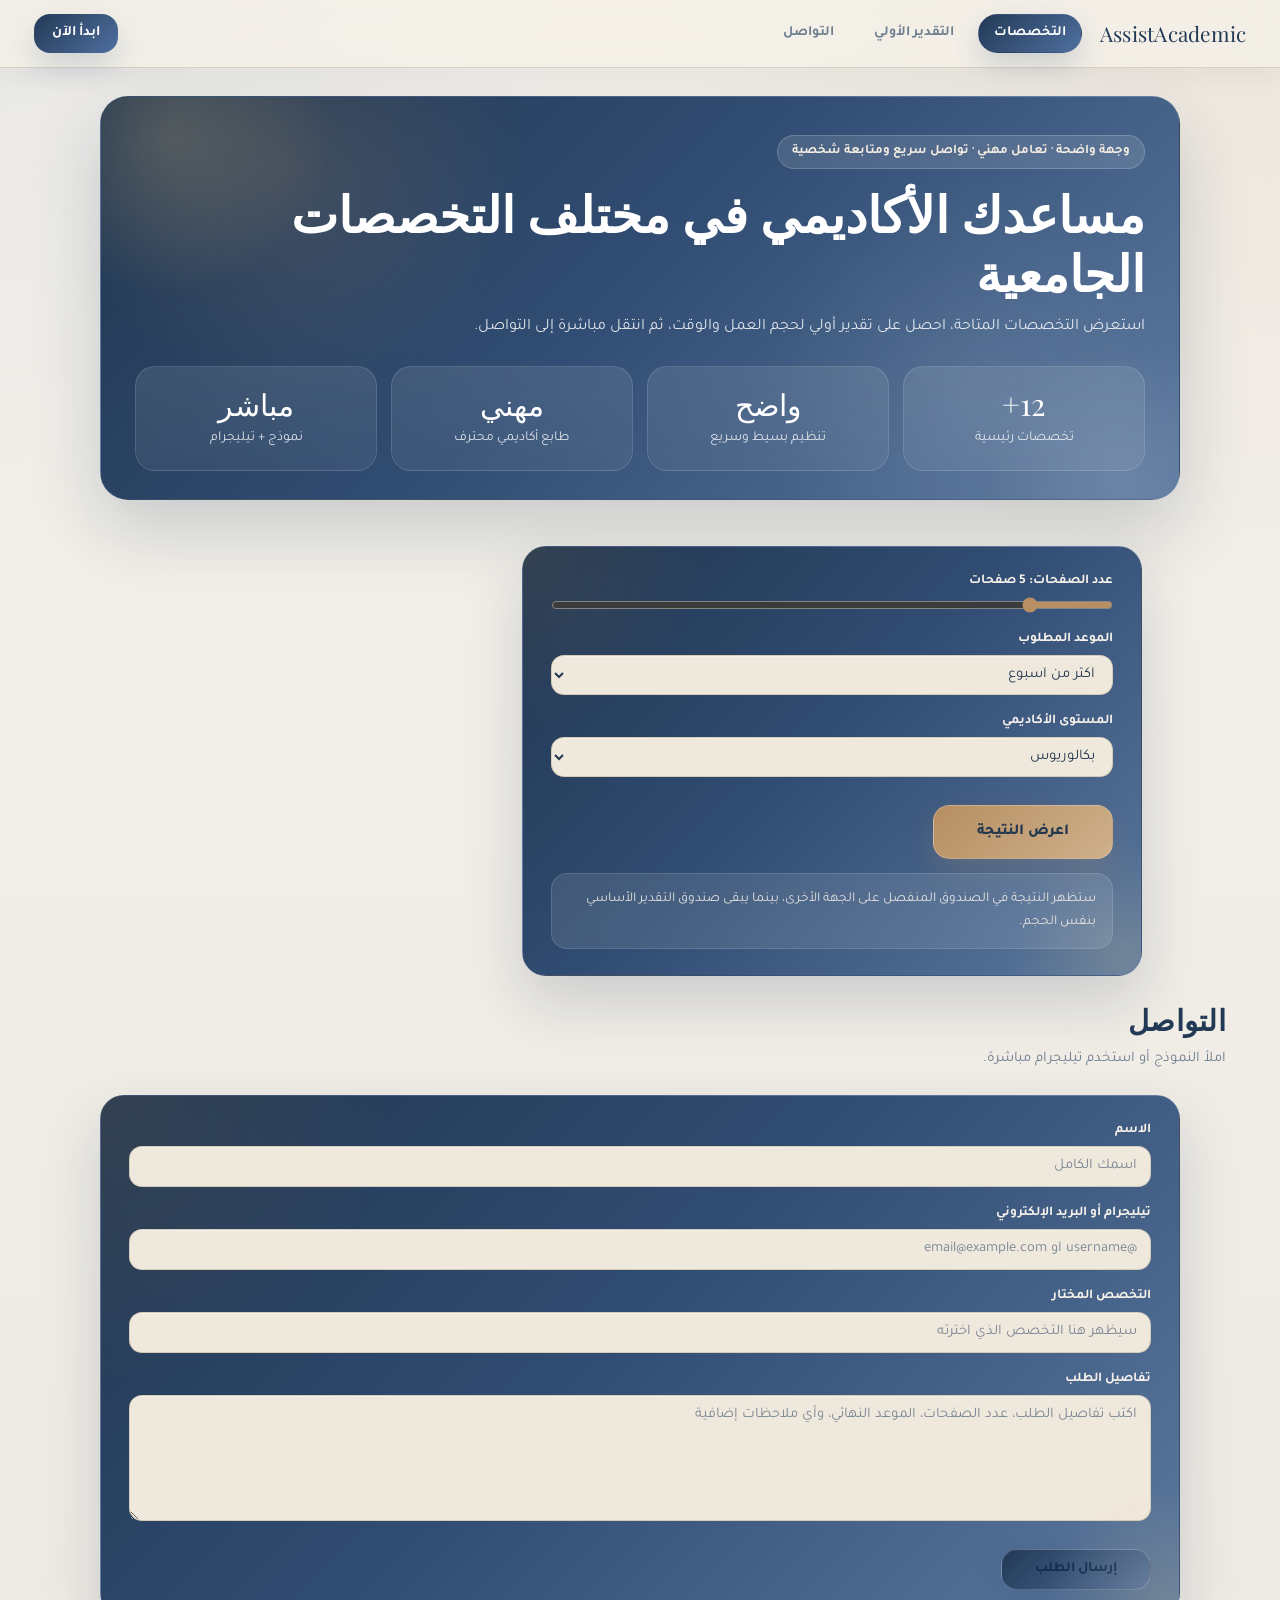
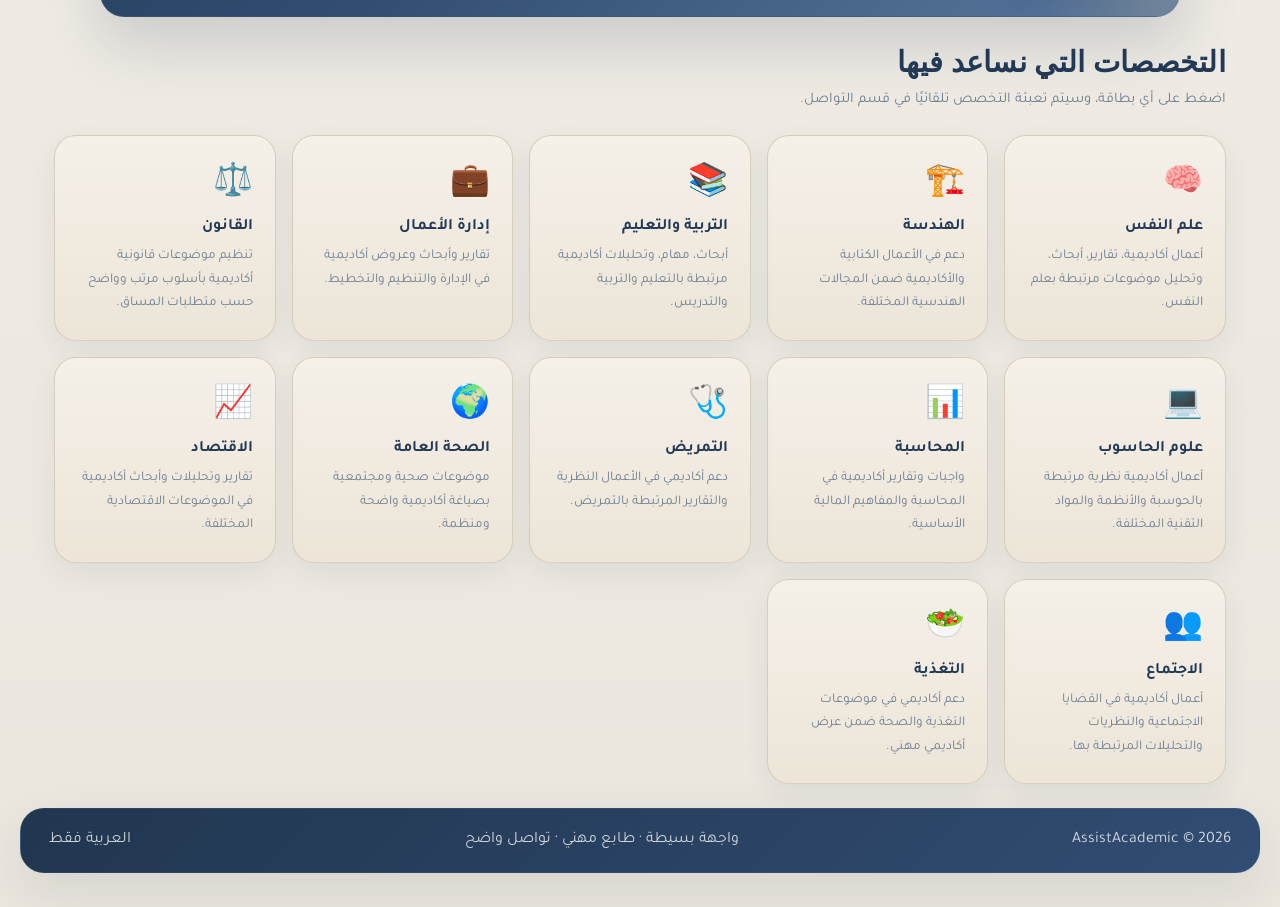
<file: index.html>
<!DOCTYPE html>
<html>
<head>
  <meta charset="UTF-8" />
  <meta http-equiv="refresh" content="0; url=ar/index.html" />
  <title>AssistAcademic</title>
</head>
<body>
  <script>window.location.href = 'ar/index.html';</script>
</body>
</html>
</file>
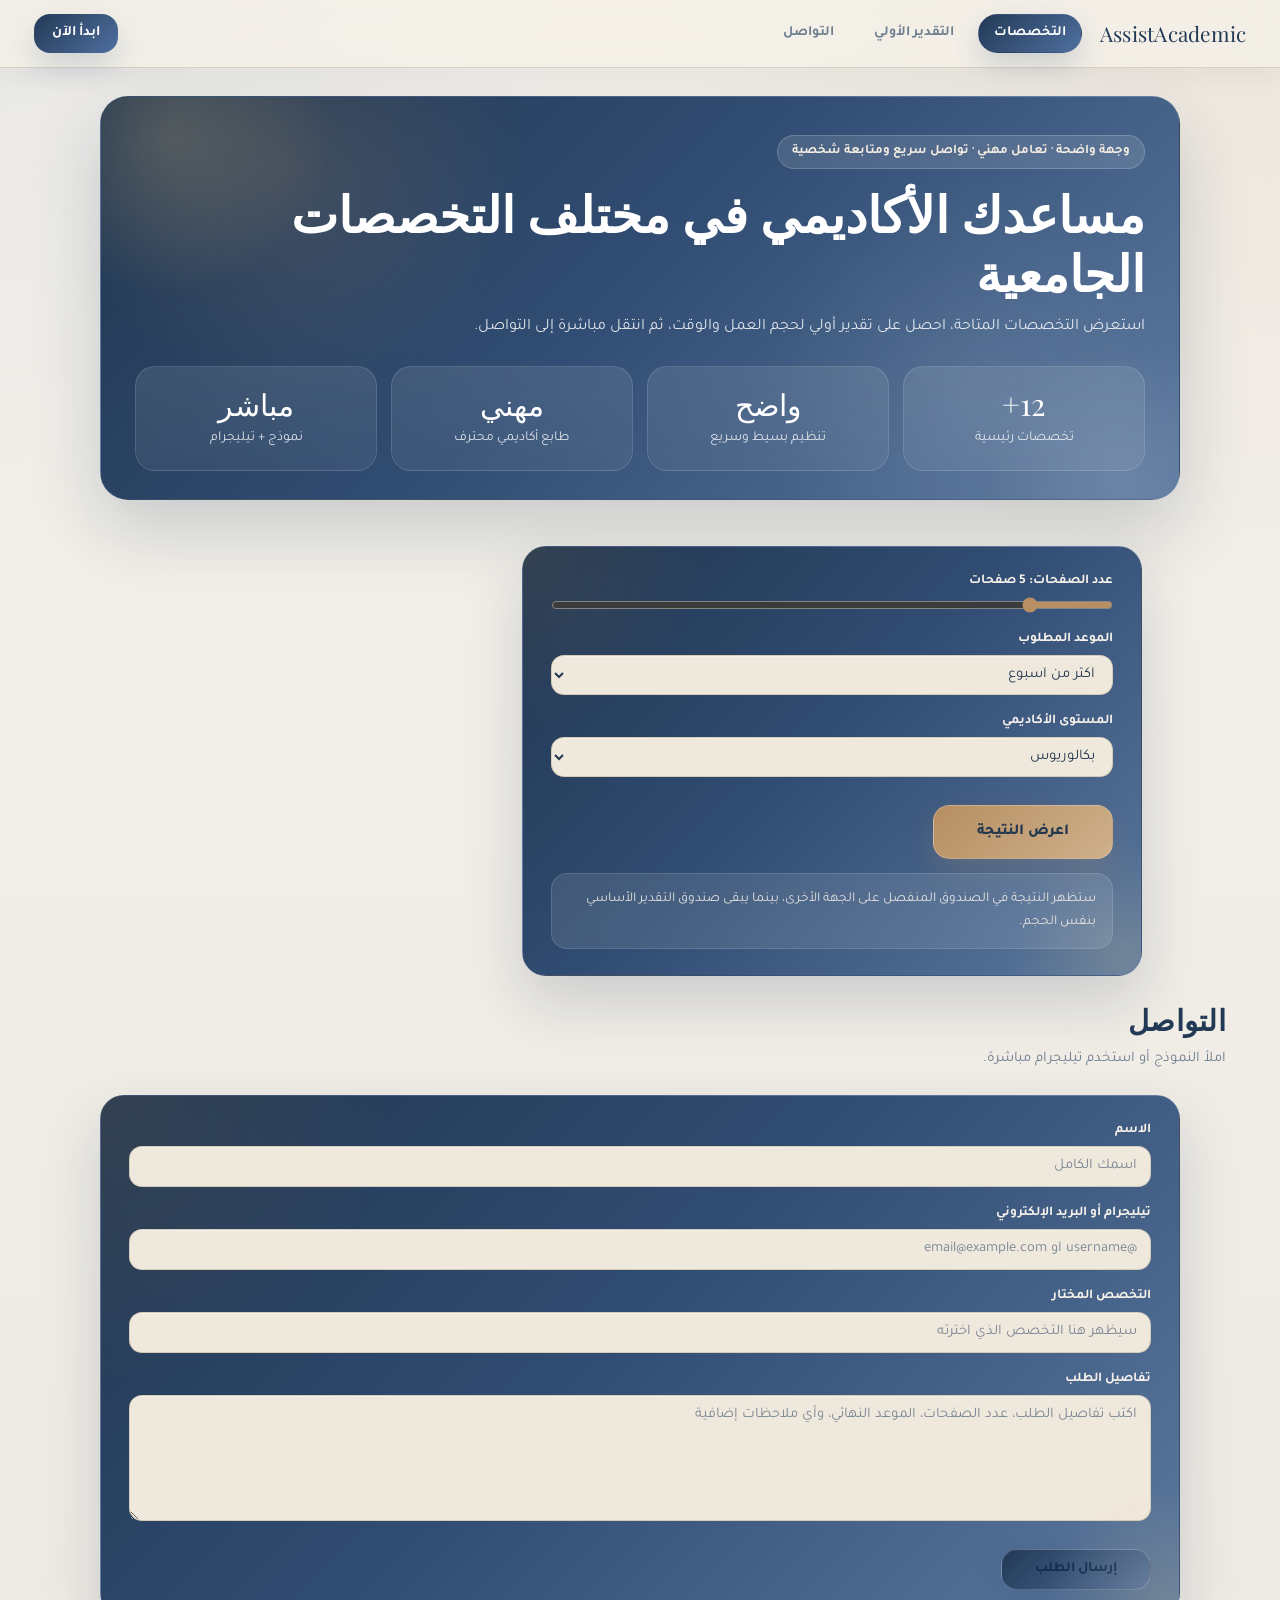
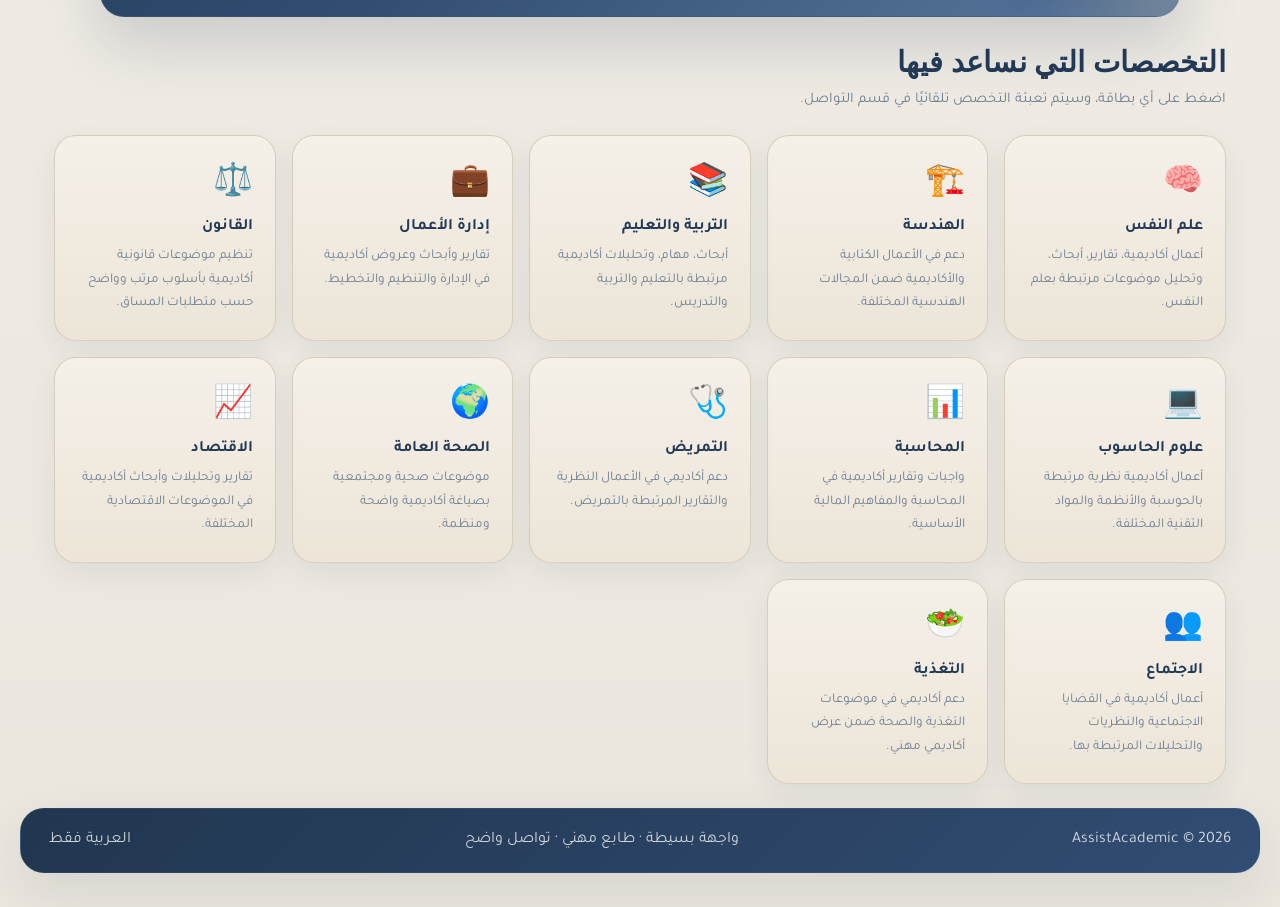
<file: ar/index.html>
<!DOCTYPE html>
<html lang="ar" dir="rtl">
<head>
  <meta charset="UTF-8" />
  <meta name="viewport" content="width=device-width, initial-scale=1.0" />
  <title>AssistAcademic</title>
  <meta
    name="description"
    content="مساعدة أكاديمية احترافية في مختلف التخصصات الجامعية، مع تقدير أولي لحجم العمل والوقت وتواصل مباشر عبر النموذج أو تيليجرام."
  />
  <link rel="stylesheet" href="../assets/style.css" />
  <style>
    /* Main header + stats in one box before estimator */
    .header-main-box-section{
      padding-top: 28px;
    }

    .header-main-box{
      max-width: 1080px;
      margin: 0 auto 22px;
      border-radius: 28px;
      padding: 38px 34px 28px;
      background:
        radial-gradient(circle at 15% 15%, rgba(243,210,138,.18), transparent 26%),
        radial-gradient(circle at 85% 80%, rgba(96,165,250,.14), transparent 24%),
        linear-gradient(135deg,#081426 0%, #102b4d 42%, #1d4ed8 100%);
      box-shadow: 0 28px 70px rgba(15,32,66,.22);
      border: 1px solid rgba(255,255,255,.07);
      color: #fff;
      overflow: hidden;
      position: relative;
    }

    .header-main-box::before{
      content: "";
      position: absolute;
      width: 320px;
      height: 320px;
      top: -120px;
      left: -90px;
      border-radius: 50%;
      background: radial-gradient(circle, rgba(243,210,138,.18), transparent 70%);
      pointer-events: none;
    }

    .header-main-box::after{
      content: "";
      position: absolute;
      width: 280px;
      height: 280px;
      bottom: -120px;
      right: -80px;
      border-radius: 50%;
      background: radial-gradient(circle, rgba(255,255,255,.10), transparent 70%);
      pointer-events: none;
    }

    .header-main-badge{
      display: inline-block;
      margin-bottom: 14px;
      padding: 8px 14px;
      border-radius: 999px;
      background: rgba(243,210,138,.14);
      border: 1px solid rgba(243,210,138,.34);
      color: #f8dfaa;
      font-size: .82rem;
      font-weight: 700;
    }

    .header-main-box h1{
      font-family: 'Playfair Display', serif;
      font-size: clamp(2rem, 4vw, 3.1rem);
      line-height: 1.18;
      margin-bottom: 12px;
      color: #fff;
    }

    .header-main-box p{
      max-width: 760px;
      line-height: 1.9;
      margin-bottom: 24px;
      color: rgba(255,255,255,.84);
      font-size: 1rem;
    }

    .header-stats-grid{
      display: grid;
      grid-template-columns: repeat(4, 1fr);
      gap: 14px;
    }

    .header-stat{
      background: rgba(255,255,255,.10);
      border: 1px solid rgba(255,255,255,.12);
      border-radius: 20px;
      padding: 20px 16px;
      text-align: center;
      backdrop-filter: blur(10px);
      box-shadow: inset 0 1px 0 rgba(255,255,255,.05);
    }

    .header-stat .val{
      font-family: 'Playfair Display', serif;
      font-size: 1.9rem;
      line-height: 1.1;
      color: #fff;
      margin-bottom: 6px;
    }

    .header-stat .label{
      font-size: .86rem;
      line-height: 1.7;
      color: rgba(255,255,255,.80);
    }

    /* Estimator section below main header */
    .estimator-top-section{
      padding-top: 0;
    }

    .estimate-layout{
      max-width: 1080px;
      margin: 0 auto;
      display: grid;
      grid-template-columns: minmax(280px, 360px) minmax(0, 620px);
      justify-content: center;
      gap: 24px;
      align-items: start;
      direction: ltr;
    }

    .estimate-layout > *{
      direction: rtl;
    }

    .estimate-result-wrap{
      min-height: 1px;
    }

    .estimate-result-wrap.hidden{
      visibility: hidden;
      pointer-events: none;
    }

    .estimate-result-card{
      display: block;
      width: 100%;
      max-width: 360px;
      margin: 0;
      position: sticky;
      top: 96px;
      border-radius: 22px;
      padding: 24px;
      box-shadow: 0 18px 40px rgba(10,37,64,.12);
    }

    .estimate-result-card h3{
      margin-bottom: 10px;
    }

    .estimate-result-card p{
      margin-bottom: 10px;
      line-height: 1.85;
    }

    .estimate-form-box{
      width: 100%;
      max-width: 620px;
      margin: 0;
    }

    .calc-trigger-row{
      display: flex;
      gap: 14px;
      flex-wrap: wrap;
      margin-top: 18px;
    }

    .calc-box{
      display: inline-flex;
      align-items: center;
      justify-content: center;
      min-width: 190px;
      min-height: 52px;
      padding: 12px 18px;
      border-radius: 16px;
      font-weight: 800;
      font-size: .96rem;
      cursor: pointer;
      transition: .2s ease;
      user-select: none;
      border: none;
      font-family: inherit;
    }

    .calc-box:hover{
      transform: translateY(-1px);
    }

    .result-hint-box{
      display: block;
      margin-top: 14px;
      padding: 14px 16px;
      border-radius: 16px;
      font-size: .85rem;
      line-height: 1.7;
    }

    @media (max-width: 980px){
      .header-main-box-section{
        padding-top: 18px;
      }

      .header-main-box{
        padding: 28px 20px 22px;
      }

      .header-stats-grid{
        grid-template-columns: repeat(2, 1fr);
      }

      .estimate-layout{
        grid-template-columns: 1fr;
        max-width: none;
        direction: rtl;
      }

      .estimate-result-wrap.hidden{
        display: none;
      }

      .estimate-result-card,
      .estimate-form-box{
        max-width: none;
        position: static;
      }
    }

    @media (max-width: 640px){
      .header-stats-grid{
        grid-template-columns: 1fr;
      }
    }
  </style>
</head>
<body>

<div class="app-shell">
  <aside class="sidebar">
    <div class="sidebar-logo">
      <div class="logo-text">AssistAcademic</div>
    </div>

    <div class="sidebar-section">
      <h3>لماذا نحن؟</h3>
      <div class="review-card">
        <div class="reviewer">وجهة واضحة</div>
        <p>نهتم لأن يكون التواصل مباشر ومتابعة خاصّة لكل طالب حتى تسليم الوظيفة</p>
      </div>
      <div class="review-card">
        <div class="reviewer">تعامل مهني</div>
        <p>تجربة سابقة في جميع المواضيع المذكورة ونتائج مرضية.</p>
      </div>
      <div class="review-card">
        <div class="reviewer">تواصل مباشر</div>
        <p>يمكنك الانتقال من اختيار التخصص إلى التواصل خلال ثوانٍ عبر النموذج أو تيليجرام.</p>
      </div>
    </div>

    <div class="sidebar-section">
      <h3>تخصصات شائعة</h3>
      <div>
        <span class="field-pill">علم النفس</span>
        <span class="field-pill">الهندسة</span>
        <span class="field-pill">التربية والتعليم</span>
        <span class="field-pill">إدارة الأعمال</span>
        <span class="field-pill">القانون</span>
        <span class="field-pill">علوم الحاسوب</span>
        <span class="field-pill">المحاسبة</span>
        <span class="field-pill">التمريض</span>
        <span class="field-pill">الصحة العامة</span>
        <span class="field-pill">الاقتصاد</span>
        <span class="field-pill">الاجتماع</span>
        <span class="field-pill">التغذية</span>
      </div>
    </div>
  </aside>

  <div class="main">
    <header class="topbar">
      <div class="topbar-left">
        <a href="#" class="topbar-brand" aria-label="AssistAcademic">
          <span class="logo-text">AssistAcademic</span>
        </a>

        <nav class="nav-tabs">
          <a href="#subjects" class="nav-tab active">التخصصات</a>
          <a href="#estimator" class="nav-tab">التقدير الأولي</a>
          <a href="#contact" class="nav-tab">التواصل</a>
        </nav>
      </div>

      <div class="topbar-right">
<div class="topbar-actions">
          <a href="#contact" class="btn btn-primary">ابدأ الآن</a>
        </div>
      </div>
    </header>

    <section class="section header-main-box-section">
      <div class="header-main-box">
        <div class="header-main-badge">وجهة واضحة · تعامل مهني · تواصل سريع ومتابعة شخصية</div>
        <h1>مساعدك الأكاديمي في مختلف التخصصات الجامعية</h1>
        <p>
          استعرض التخصصات المتاحة، احصل على تقدير أولي لحجم العمل والوقت، ثم انتقل مباشرة إلى التواصل.
        </p>

        <div class="header-stats-grid">
          <div class="header-stat">
            <div class="val">12+</div>
            <div class="label">تخصصات رئيسية</div>
          </div>
          <div class="header-stat">
            <div class="val">واضح</div>
            <div class="label">تنظيم بسيط وسريع</div>
          </div>
          <div class="header-stat">
            <div class="val">مهني</div>
            <div class="label">طابع أكاديمي محترف</div>
          </div>
          <div class="header-stat">
            <div class="val">مباشر</div>
            <div class="label">نموذج + تيليجرام</div>
          </div>
        </div>
      </div>
    </section>

    <section class="section estimator-top-section" id="estimator">
      <div class="estimate-layout">
        <div class="estimate-result-wrap hidden" id="estimate-result-wrap">
          <div class="estimate-result-card" id="estimator-result" aria-live="polite">
            <div>
              <h3>النتيجة الأولية</h3>
              <p><strong>حجم العمل:</strong> <span id="workload-value">نطاق خفيف</span></p>
              <p><strong>الإطار الزمني:</strong> <span id="timing-value">إطار مريح</span></p>
              <p><strong>ملاحظة:</strong> <span id="note-value">مناسب للأعمال القصيرة مع تعليمات واضحة.</span></p>
              <p><strong>الأولوية:</strong> <span id="urgency-value">يمكن التخطيط بهدوء</span></p>
            </div>
          </div>
        </div>

        <div class="estimator estimate-form-box">
          <label for="pages">عدد الصفحات: <span id="pages-value">5 صفحات</span></label>
          <input type="range" id="pages" min="1" max="30" value="5" step="1" />

          <label for="deadline">الموعد المطلوب</label>
          <select id="deadline">
            <option value="7+">أكثر من أسبوع</option>
            <option value="3-7">خلال 3–7 أيام</option>
            <option value="24-72">خلال 24–72 ساعة</option>
          </select>

          <label for="level">المستوى الأكاديمي</label>
          <select id="level">
            <option value="college">كلية / مهني</option>
            <option value="university" selected>بكالوريوس</option>
            <option value="graduate">دراسات عليا</option>
          </select>

          <div class="calc-trigger-row">
            <button type="button" id="show-result-btn" class="calc-box">اعرض النتيجة</button>
          </div>

          <div class="result-hint-box">
            ستظهر النتيجة في الصندوق المنفصل على الجهة الأخرى، بينما يبقى صندوق التقدير الأساسي بنفس الحجم.
          </div>
        </div>
      </div>
    </section>

    <section class="section" id="contact">
      <div class="section-header">
        <h2>التواصل</h2>
        <p>املأ النموذج أو استخدم تيليجرام مباشرة.</p>
      </div>

      <div class="contact-grid">
        <div class="estimator">
          <div id="contact-form-root"></div>
        </div>
      </div>
    </section>

    <section class="section" id="subjects">
      <div class="section-header">
        <h2>التخصصات التي نساعد فيها</h2>
        <p>اضغط على أي بطاقة، وسيتم تعبئة التخصص تلقائيًا في قسم التواصل.</p>
      </div>

      <div class="subjects-grid">
        <div class="subject-card" data-subject="علم النفس">
          <span class="subject-icon">🧠</span>
          <div class="subject-name">علم النفس</div>
          <div class="subject-desc">أعمال أكاديمية، تقارير، أبحاث، وتحليل موضوعات مرتبطة بعلم النفس.</div>
        </div>

        <div class="subject-card" data-subject="الهندسة">
          <span class="subject-icon">🏗️</span>
          <div class="subject-name">الهندسة</div>
          <div class="subject-desc">دعم في الأعمال الكتابية والأكاديمية ضمن المجالات الهندسية المختلفة.</div>
        </div>

        <div class="subject-card" data-subject="التربية والتعليم">
          <span class="subject-icon">📚</span>
          <div class="subject-name">التربية والتعليم</div>
          <div class="subject-desc">أبحاث، مهام، وتحليلات أكاديمية مرتبطة بالتعليم والتربية والتدريس.</div>
        </div>

        <div class="subject-card" data-subject="إدارة الأعمال">
          <span class="subject-icon">💼</span>
          <div class="subject-name">إدارة الأعمال</div>
          <div class="subject-desc">تقارير وأبحاث وعروض أكاديمية في الإدارة والتنظيم والتخطيط.</div>
        </div>

        <div class="subject-card" data-subject="القانون">
          <span class="subject-icon">⚖️</span>
          <div class="subject-name">القانون</div>
          <div class="subject-desc">تنظيم موضوعات قانونية أكاديمية بأسلوب مرتب وواضح حسب متطلبات المساق.</div>
        </div>

        <div class="subject-card" data-subject="علوم الحاسوب">
          <span class="subject-icon">💻</span>
          <div class="subject-name">علوم الحاسوب</div>
          <div class="subject-desc">أعمال أكاديمية نظرية مرتبطة بالحوسبة والأنظمة والمواد التقنية المختلفة.</div>
        </div>

        <div class="subject-card" data-subject="المحاسبة">
          <span class="subject-icon">📊</span>
          <div class="subject-name">المحاسبة</div>
          <div class="subject-desc">واجبات وتقارير أكاديمية في المحاسبة والمفاهيم المالية الأساسية.</div>
        </div>

        <div class="subject-card" data-subject="التمريض">
          <span class="subject-icon">🩺</span>
          <div class="subject-name">التمريض</div>
          <div class="subject-desc">دعم أكاديمي في الأعمال النظرية والتقارير المرتبطة بالتمريض.</div>
        </div>

        <div class="subject-card" data-subject="الصحة العامة">
          <span class="subject-icon">🌍</span>
          <div class="subject-name">الصحة العامة</div>
          <div class="subject-desc">موضوعات صحية ومجتمعية بصياغة أكاديمية واضحة ومنظمة.</div>
        </div>

        <div class="subject-card" data-subject="الاقتصاد">
          <span class="subject-icon">📈</span>
          <div class="subject-name">الاقتصاد</div>
          <div class="subject-desc">تقارير وتحليلات وأبحاث أكاديمية في الموضوعات الاقتصادية المختلفة.</div>
        </div>

        <div class="subject-card" data-subject="الاجتماع">
          <span class="subject-icon">👥</span>
          <div class="subject-name">الاجتماع</div>
          <div class="subject-desc">أعمال أكاديمية في القضايا الاجتماعية والنظريات والتحليلات المرتبطة بها.</div>
        </div>

        <div class="subject-card" data-subject="التغذية">
          <span class="subject-icon">🥗</span>
          <div class="subject-name">التغذية</div>
          <div class="subject-desc">دعم أكاديمي في موضوعات التغذية والصحة ضمن عرض أكاديمي مهني.</div>
        </div>
      </div>
    </section>

    <footer class="footer">
      <div>AssistAcademic © 2026</div>
      <div>واجهة بسيطة · طابع مهني · تواصل واضح</div>
      <div>العربية فقط</div>
    </footer>
  </div>
</div>

<script src="../assets/form-embed.js"></script>
<script src="../assets/main.js"></script>
<script src="../assets/form-submit.js"></script>

<script>
  (function () {
    const pagesInput = document.getElementById('pages');
    const pagesValue = document.getElementById('pages-value');
    const deadlineInput = document.getElementById('deadline');
    const levelInput = document.getElementById('level');
    const showResultBtn = document.getElementById('show-result-btn');
    const resultWrap = document.getElementById('estimate-result-wrap');

    const workloadValue = document.getElementById('workload-value');
    const timingValue = document.getElementById('timing-value');
    const noteValue = document.getElementById('note-value');
    const urgencyValue = document.getElementById('urgency-value');

    function updatePagesLabel() {
      const value = Number(pagesInput.value);
      pagesValue.textContent = value === 1 ? 'صفحة واحدة' : value + ' صفحات';
    }

    function getWorkload(pages, level) {
      if (pages <= 5) {
        return level === 'graduate' ? 'نطاق خفيف إلى متوسط' : 'نطاق خفيف';
      }
      if (pages <= 12) {
        return level === 'graduate' ? 'نطاق متوسط مرتفع' : 'نطاق متوسط';
      }
      return level === 'graduate' ? 'نطاق ثقيل جدًا' : 'نطاق ثقيل';
    }

    function getTiming(deadline) {
      if (deadline === '24-72') return 'إطار مستعجل';
      if (deadline === '3-7') return 'إطار متوسط';
      return 'إطار مريح';
    }

    function getUrgency(deadline, pages) {
      if (deadline === '24-72' && pages >= 10) return 'أولوية عالية جدًا';
      if (deadline === '24-72') return 'أولوية عالية';
      if (deadline === '3-7') return 'أولوية متوسطة';
      return 'يمكن التخطيط بهدوء';
    }

    function getNote(pages, deadline, level) {
      if (deadline === '24-72' && level === 'graduate') {
        return 'المطلوب يحتاج مراجعة سريعة ودقة عالية بسبب ضيق الوقت والمستوى الأكاديمي.';
      }
      if (pages >= 15) {
        return 'العمل كبير نسبيًا ويُفضّل إرساله مبكرًا مع التعليمات كاملة.';
      }
      if (pages <= 5 && deadline === '7+') {
        return 'مناسب للأعمال القصيرة مع تعليمات واضحة ووقت مريح للتنفيذ.';
      }
      return 'يفضل إرسال التعليمات والمراجع المطلوبة مبكرًا للحصول على تنظيم أفضل.';
    }

    function renderResult() {
      const pages = Number(pagesInput.value);
      const deadline = deadlineInput.value;
      const level = levelInput.value;

      workloadValue.textContent = getWorkload(pages, level);
      timingValue.textContent = getTiming(deadline);
      urgencyValue.textContent = getUrgency(deadline, pages);
      noteValue.textContent = getNote(pages, deadline, level);

      resultWrap.classList.remove('hidden');
    }

    updatePagesLabel();

    pagesInput.addEventListener('input', updatePagesLabel);
    showResultBtn.addEventListener('click', renderResult);
  })();
</script>

</body>
</html>
</file>
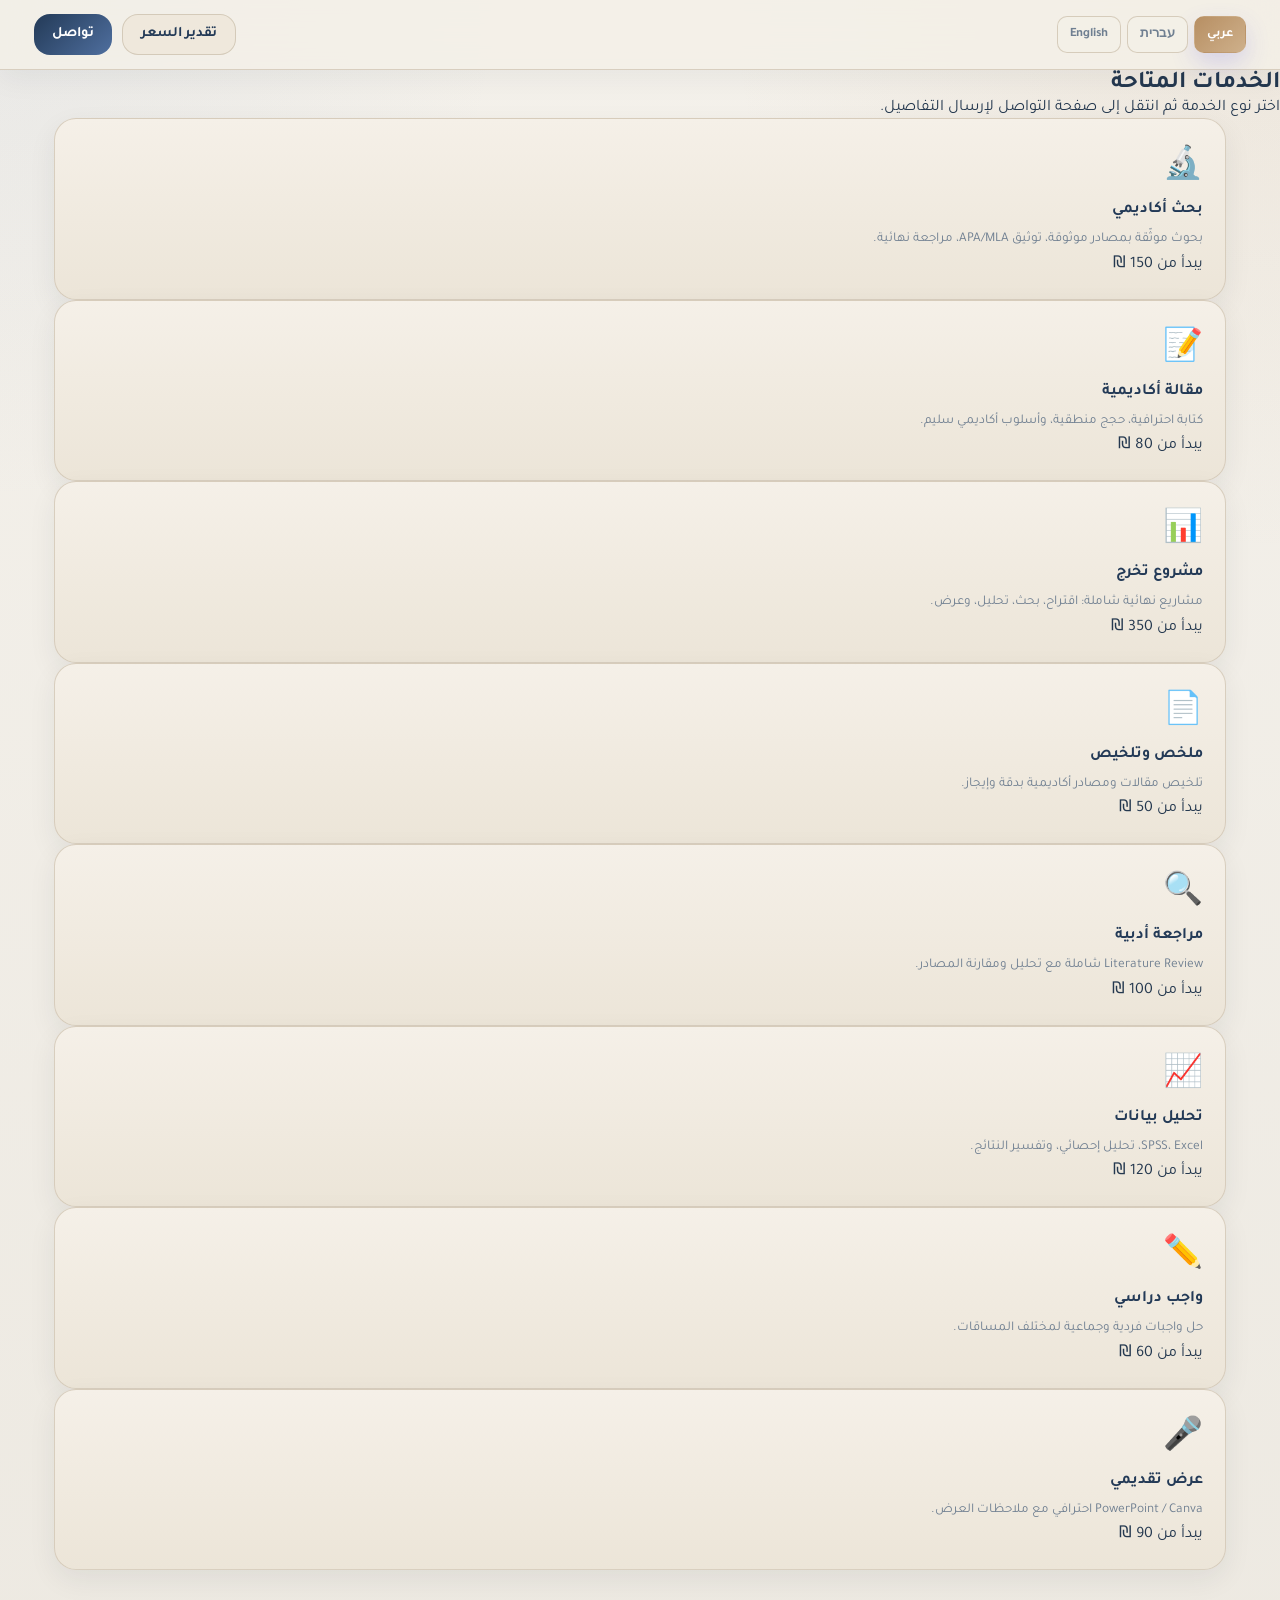
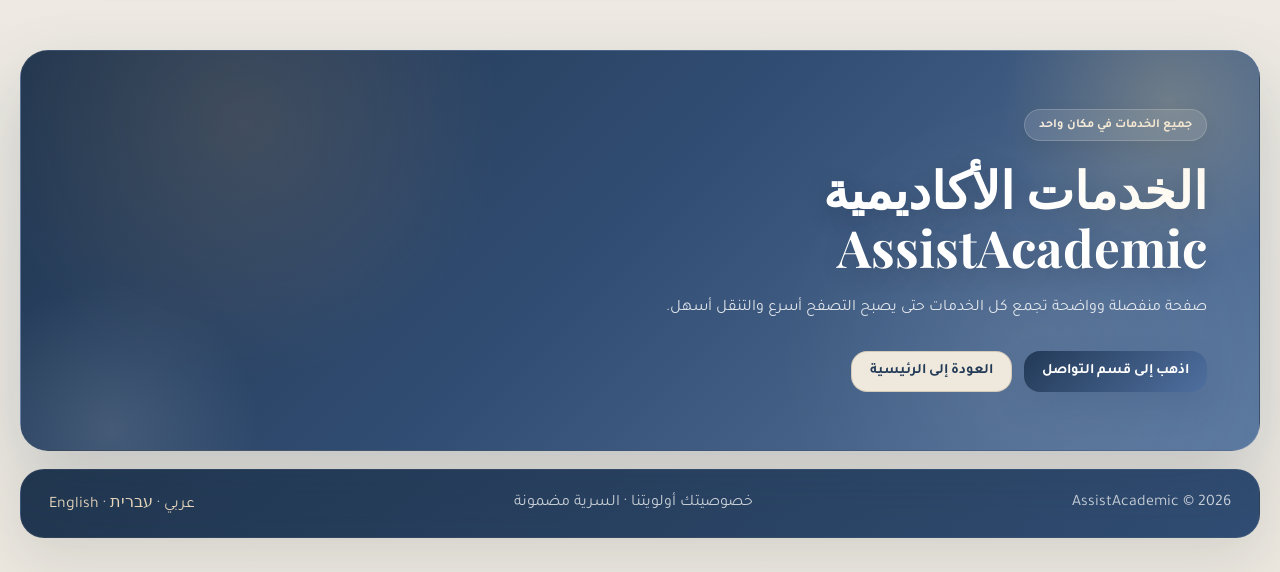
<file: ar/services.html>
<!DOCTYPE html>
<html lang="ar" dir="rtl">
<head>
  <meta charset="UTF-8" />
  <meta name="viewport" content="width=device-width, initial-scale=1.0" />
  <title>AssistAcademic — الخدمات الأكاديمية</title>
  <meta name="description" content="تعرّف على خدمات AssistAcademic الأكاديمية وأسعارها التقديرية." />
  <link rel="stylesheet" href="../assets/style.css" />
</head>
<body>

<div class="app-shell">
  <aside class="sidebar">
    <div class="sidebar-logo">
      <div class="logo-text">AssistAcademic</div>
      <div class="logo-sub">مساعدك الأكاديمي<br/>המסייע האקדמי שלך · Your Academic Assistant</div>
    </div>

    <div class="sidebar-section">
      <h3>آراء الطلاب</h3>
      <div class="review-card">
        <div class="reviewer">م. ريم — جامعة حيفا</div>
        <div class="stars">★★★★★</div>
        <p>بحث ممتاز، سُلّم في الوقت المحدد وبجودة عالية.</p>
      </div>
      <div class="review-card">
        <div class="reviewer">أ. خالد — كلية سخنين</div>
        <div class="stars">★★★★★</div>
        <p>ساعدوني في مشروع التخرج، خدمة منظمة وسريعة.</p>
      </div>
      <div class="review-card">
        <div class="reviewer">ن. سمر — Open University</div>
        <div class="stars">★★★★☆</div>
        <p>تواصل واضح وعمل مرتب. سأتعامل معهم مجددًا.</p>
      </div>
    </div>

    <div class="sidebar-section">
      <h3>تخصصاتنا</h3>
      <div><span class="field-pill">علم النفس</span><span class="field-pill">تربية وتعليم</span><span class="field-pill">محاسبة</span><span class="field-pill">إدارة أعمال</span><span class="field-pill">قانون</span><span class="field-pill">علوم الحاسوب</span><span class="field-pill">الصحة العامة</span><span class="field-pill">اجتماع</span><span class="field-pill">تغذية وصحة</span><span class="field-pill">تمريض</span><span class="field-pill">هندسة</span><span class="field-pill">اقتصاد</span><span class="field-pill">تاريخ وجغرافيا</span><span class="field-pill">أدب ولغات</span><span class="field-pill">موسيقى وفنون</span></div>
    </div>
  </aside>

  <div class="main">
    <header class="topbar">
      <div class="lang-switcher">
        <button class="lang-btn active" data-lang="ar">عربي</button>
        <button class="lang-btn " data-lang="he">עברית</button>
        <button class="lang-btn " data-lang="en">English</button>
      </div>
      <div class="topbar-actions">
        <a href="index.html#estimator" class="btn btn-outline">تقدير السعر</a>
        <a href="index.html#contact" class="btn btn-navy">تواصل</a>
      </div>
    </header>

    <section class="hero">
      <div class="hero-badge">جميع الخدمات في مكان واحد</div>
      <h1>الخدمات الأكاديمية<br /><span>AssistAcademic</span></h1>
      <p>صفحة منفصلة وواضحة تجمع كل الخدمات حتى يصبح التصفح أسرع والتنقل أسهل.</p>
      <div class="hero-ctas">
        <a href="index.html#contact" class="btn btn-primary">اذهب إلى قسم التواصل</a>
        <a href="index.html" class="btn btn-outline" style="border-color:rgba(255,255,255,0.35);color:#fff;">العودة إلى الرئيسية</a>
      </div>
    </section>

    <div class="service-intro">
      <h2>الخدمات المتاحة</h2>
      <p>اختر نوع الخدمة ثم انتقل إلى صفحة التواصل لإرسال التفاصيل.</p>
    </div>

    <section class="section">
      <div class="service-page-grid">
        <div class="subject-card" data-subject="research">
          <span class="subject-icon">🔬</span>
          <div class="subject-name">بحث أكاديمي</div>
          <div class="subject-desc">بحوث موثّقة بمصادر موثوقة، توثيق APA/MLA، مراجعة نهائية.</div>
          <span class="subject-price">يبدأ من 150 ₪</span>
        </div><div class="subject-card" data-subject="essay">
          <span class="subject-icon">📝</span>
          <div class="subject-name">مقالة أكاديمية</div>
          <div class="subject-desc">كتابة احترافية، حجج منطقية، وأسلوب أكاديمي سليم.</div>
          <span class="subject-price">يبدأ من 80 ₪</span>
        </div><div class="subject-card" data-subject="project">
          <span class="subject-icon">📊</span>
          <div class="subject-name">مشروع تخرج</div>
          <div class="subject-desc">مشاريع نهائية شاملة: اقتراح، بحث، تحليل، وعرض.</div>
          <span class="subject-price">يبدأ من 350 ₪</span>
        </div><div class="subject-card" data-subject="summary">
          <span class="subject-icon">📄</span>
          <div class="subject-name">ملخص وتلخيص</div>
          <div class="subject-desc">تلخيص مقالات ومصادر أكاديمية بدقة وإيجاز.</div>
          <span class="subject-price">يبدأ من 50 ₪</span>
        </div><div class="subject-card" data-subject="review">
          <span class="subject-icon">🔍</span>
          <div class="subject-name">مراجعة أدبية</div>
          <div class="subject-desc">Literature Review شاملة مع تحليل ومقارنة المصادر.</div>
          <span class="subject-price">يبدأ من 100 ₪</span>
        </div><div class="subject-card" data-subject="analysis">
          <span class="subject-icon">📈</span>
          <div class="subject-name">تحليل بيانات</div>
          <div class="subject-desc">SPSS، Excel، تحليل إحصائي، وتفسير النتائج.</div>
          <span class="subject-price">يبدأ من 120 ₪</span>
        </div><div class="subject-card" data-subject="assignment">
          <span class="subject-icon">✏️</span>
          <div class="subject-name">واجب دراسي</div>
          <div class="subject-desc">حل واجبات فردية وجماعية لمختلف المساقات.</div>
          <span class="subject-price">يبدأ من 60 ₪</span>
        </div><div class="subject-card" data-subject="presentation">
          <span class="subject-icon">🎤</span>
          <div class="subject-name">عرض تقديمي</div>
          <div class="subject-desc">PowerPoint / Canva احترافي مع ملاحظات العرض.</div>
          <span class="subject-price">يبدأ من 90 ₪</span>
        </div>
      </div>
    </section>

    <section class="section">
      <div class="chat-cta">
        <div>
          <h3>جاهز لإرسال التفاصيل؟</h3>
          <p>يمكنك الانتقال مباشرة إلى قسم التواصل من الصفحة الرئيسية أو فتح تيليجرام الآن.</p>
        </div>
        <div style="display:flex;gap:12px;flex-wrap:wrap;align-items:center;">
          <a href="https://t.me/AssistAcademicChat" target="_blank" rel="noopener noreferrer" class="btn btn-primary" style="display:inline-flex;align-items:center;gap:8px;">
            <svg xmlns="http://www.w3.org/2000/svg" width="18" height="18" viewBox="0 0 240 240" fill="currentColor" aria-hidden="true">
              <path d="M120,0C53.7,0,0,53.7,0,120s53.7,120,120,120s120-53.7,120-120S186.3,0,120,0z M176.6,82.2l-19.7,92.9 c-1.5,6.6-5.4,8.2-10.9,5.1l-30.2-22.3l-14.6,14.1c-1.6,1.6-3,3-6.1,3l2.2-31.3l57-51.5c2.5-2.2-0.5-3.5-3.8-1.3l-70.5,44.4 l-30.4-9.5c-6.6-2.1-6.8-6.6,1.4-9.8l118.8-45.8C172.9,74.7,178.4,77.7,176.6,82.2z"/>
            </svg>
            @AssistAcademicChat
          </a>
        </div>
      </div>
    </section>

    <footer class="footer">
      <div>AssistAcademic © 2026</div>
      <div>خصوصيتك أولويتنا · السرية مضمونة</div>
      <div><a href="../ar/services.html">عربي</a> · <a href="../he/services.html">עברית</a> · <a href="../en/services.html">English</a></div>
    </footer>
  </div>
</div>

<script type="text/javascript">
var Tawk_API=Tawk_API||{}, Tawk_LoadStart=new Date();
(function(){
  var s1=document.createElement("script"),s0=document.getElementsByTagName("script")[0];
  s1.async=true;
  s1.src='https://embed.tawk.to/YOUR_TAWK_PROPERTY_ID/default';
  s1.charset='UTF-8';
  s1.setAttribute('crossorigin','*');
  s0.parentNode.insertBefore(s1,s0);
})();
</script>

<script src="../assets/main.js"></script>
</body>
</html>
</file>
<file: assets/style.css>
@import url('https://fonts.googleapis.com/css2?family=Tajawal:wght@300;400;500;700;800&family=Playfair+Display:wght@600;700&display=swap');

:root{
  --bg:#f5f7fb;
  --bg-2:#eef3fb;
  --panel:#ffffff;
  --border:#d7e1ef;
  --navy:#132741;
  --navy-2:#1f3c62;
  --text:#1d3554;
  --muted:#6b7b95;
  --blue:#2563eb;
  --blue-2:#1d4ed8;
  --blue-soft:#eff4ff;
  --accent:#d7b660;
  --shadow-sm:0 8px 24px rgba(15,23,42,.06);
  --shadow-md:0 18px 50px rgba(15,23,42,.10);
  --radius:18px;
  --sidebar-w:310px;
}

*{box-sizing:border-box;margin:0;padding:0}
html{scroll-behavior:smooth}

body{
  font-family:'Tajawal',sans-serif;
  background:linear-gradient(180deg,#f9fbff 0%,var(--bg) 100%);
  color:var(--text);
  direction:rtl;
  min-height:100vh;
  overflow-x:hidden;
}

body.ltr{direction:ltr}

a{text-decoration:none;color:inherit}

::-webkit-scrollbar{width:8px}
::-webkit-scrollbar-thumb{background:#c8d4e7;border-radius:10px}

/* Sidebar removed */
.app-shell{
  display:block;
  min-height:100vh;
}

.sidebar{
  display:none !important;
  width:0;
  flex-shrink:0;
  padding:0;
  height:0;
  overflow:hidden;
  border:none;
}

.sidebar-logo{
  padding:0 24px 24px;
  margin-bottom:24px;
  border-bottom:1px solid rgba(255,255,255,.09);
}

.logo-text{
  font-family:'Playfair Display',serif;
  font-size:1.9rem;
  line-height:1;
  color:#fff;
}

.logo-sub{
  margin-top:10px;
  font-size:.78rem;
  line-height:1.7;
  color:rgba(255,255,255,.72);
}

.sidebar-section{padding:0 20px 24px}

.sidebar-section h3{
  font-size:.72rem;
  letter-spacing:.12em;
  text-transform:uppercase;
  color:rgba(255,255,255,.46);
  margin-bottom:14px;
  padding-inline:4px;
}

.review-card{
  background:rgba(255,255,255,.07);
  border:1px solid rgba(255,255,255,.09);
  border-radius:14px;
  padding:14px;
  margin-bottom:10px;
}

.review-card .reviewer{
  font-weight:700;
  color:#f3d996;
  font-size:.82rem;
  margin-bottom:4px;
}

.review-card p{
  font-size:.82rem;
  line-height:1.7;
  color:rgba(255,255,255,.74);
}

.field-pill{
  display:inline-flex;
  background:rgba(255,255,255,.08);
  border:1px solid rgba(255,255,255,.12);
  border-radius:999px;
  padding:6px 11px;
  font-size:.76rem;
  color:rgba(255,255,255,.84);
  margin:4px;
}

.main{
  flex:1;
  min-width:0;
  width:100%;
  display:flex;
  flex-direction:column;
}

/* Reorder sections so the estimator/form section comes before subjects,
   and subjects render last after the form section */
.main > *{order:0}
.main > .topbar{order:0}
.main > .hero{order:1}
.main > .stats-row{order:2}
.main > .section:has(.contact-grid){order:3}
.main > .section:has(.subjects-grid){order:4}
.main > .footer{order:5}

.topbar{
  position:sticky;
  top:0;
  z-index:100;
  background:rgba(255,255,255,.86);
  backdrop-filter:blur(14px);
  border-bottom:1px solid var(--border);
  padding:14px 34px;
  display:flex;
  align-items:center;
  justify-content:space-between;
  gap:14px;
  flex-wrap:wrap;
}

.topbar-left,.topbar-right{
  display:flex;
  align-items:center;
  gap:12px;
  flex-wrap:wrap;
}

.topbar-left{
  gap:18px;
}

.topbar-brand,
.topbar .sidebar-logo{
  display:flex;
  align-items:center;
  gap:10px;
  padding:0;
  margin:0;
  border:none;
  flex-shrink:0;
  background:transparent;
}

.topbar-brand .logo-mark,
.topbar .sidebar-logo .logo-mark{
  width:42px;
  height:42px;
  border-radius:12px;
  display:grid;
  place-items:center;
  background:linear-gradient(135deg,var(--navy),var(--blue));
  color:#fff;
  font-weight:800;
  box-shadow:var(--shadow-sm);
}

.topbar-brand .logo-stack,
.topbar .sidebar-logo .logo-stack{
  display:flex;
  flex-direction:column;
  gap:2px;
  line-height:1;
}

.topbar-brand .logo-text,
.topbar .sidebar-logo .logo-text{
  font-family:'Playfair Display',serif;
  font-size:1.3rem;
  color:var(--navy);
}

.topbar-brand .logo-sub,
.topbar .sidebar-logo .logo-sub{
  margin-top:0;
  font-size:.7rem;
  line-height:1.4;
  color:var(--muted);
}

/* Fallback text brand if no logo node exists in the topbar */
.topbar-left:not(:has(.topbar-brand,.sidebar-logo))::before{
  content:"AcademicWorkSmart";
  font-family:'Playfair Display',serif;
  font-size:1.35rem;
  font-weight:700;
  color:var(--navy);
  line-height:1;
  white-space:nowrap;
}

.topbar-left .nav-tabs{
  flex:1 1 auto;
  min-width:0;
}

.nav-tabs{
  display:flex;
  align-items:center;
  gap:8px;
  flex-wrap:wrap;
}

.nav-tab{
  padding:10px 15px;
  border-radius:999px;
  border:1px solid transparent;
  font-size:.88rem;
  font-weight:700;
  color:var(--muted);
  transition:.2s ease;
}

.nav-tab:hover{
  background:#fff;
  border-color:var(--border);
  color:var(--navy);
}

.nav-tab.active{
  background:var(--navy);
  border-color:var(--navy);
  color:#fff;
  box-shadow:var(--shadow-sm);
}

.lang-switcher{
  display:flex;
  gap:6px;
}

.lang-btn{
  background:#fff;
  border:1px solid var(--border);
  color:var(--muted);
  border-radius:10px;
  padding:8px 12px;
  font-size:.8rem;
  font-weight:700;
  font-family:'Tajawal',sans-serif;
  cursor:pointer;
  transition:.2s ease;
}

.lang-btn:hover,.lang-btn.active{
  background:var(--blue);
  border-color:var(--blue);
  color:#fff;
}

.topbar-actions{
  display:flex;
  gap:10px;
  flex-wrap:wrap;
}

.btn{
  display:inline-flex;
  align-items:center;
  justify-content:center;
  gap:8px;
  border:none;
  border-radius:14px;
  padding:11px 18px;
  font-family:'Tajawal',sans-serif;
  font-size:.9rem;
  font-weight:700;
  cursor:pointer;
  transition:.2s ease;
}

.btn:hover{transform:translateY(-1px)}

.btn-primary{
  background:linear-gradient(135deg,var(--blue),var(--blue-2));
  color:#fff;
  box-shadow:0 12px 24px rgba(37,99,235,.18);
}

.btn-primary:hover{
  box-shadow:0 18px 32px rgba(37,99,235,.22);
}

.btn-navy{
  background:var(--navy);
  color:#fff;
}

.btn-outline{
  background:#fff;
  border:1.5px solid var(--border);
  color:var(--navy);
}

.btn-outline:hover{
  border-color:var(--blue);
  color:var(--blue);
  background:var(--blue-soft);
}

.hero{
  margin:32px 34px 18px;
  border-radius:28px;
  padding:58px 52px;
  background:linear-gradient(135deg,#10253f 0%,#18355a 56%,#2a5d98 100%);
  position:relative;
  overflow:hidden;
  box-shadow:var(--shadow-md);
}

.hero::before,
.hero::after{
  content:"";
  position:absolute;
  border-radius:50%;
  pointer-events:none;
}

.hero::before{
  width:340px;
  height:340px;
  top:-120px;
  inset-inline-start:-80px;
  background:radial-gradient(circle,rgba(215,182,96,.18),transparent 70%);
}

.hero::after{
  width:300px;
  height:300px;
  bottom:-130px;
  inset-inline-end:-60px;
  background:radial-gradient(circle,rgba(255,255,255,.12),transparent 70%);
}

.hero-badge{
  display:inline-block;
  background:rgba(215,182,96,.16);
  border:1px solid rgba(215,182,96,.34);
  color:#f4db99;
  border-radius:999px;
  padding:8px 14px;
  font-size:.78rem;
  font-weight:700;
  margin-bottom:18px;
}

.hero h1{
  font-family:'Playfair Display',serif;
  font-size:clamp(2.1rem,4vw,3.3rem);
  line-height:1.15;
  color:#fff;
  margin-bottom:16px;
  max-width:740px;
}

.hero h1 span{color:#f4db99}

.hero p{
  max-width:650px;
  font-size:1rem;
  line-height:1.9;
  color:rgba(255,255,255,.78);
  margin-bottom:28px;
}

.hero-ctas{
  display:flex;
  gap:12px;
  flex-wrap:wrap;
}

.stats-row{
  display:grid;
  grid-template-columns:repeat(4,1fr);
  gap:14px;
  margin:0 34px 24px;
}

.stat{
  background:var(--panel);
  border:1px solid var(--border);
  border-radius:20px;
  padding:24px 20px;
  text-align:center;
  box-shadow:var(--shadow-sm);
}

.stat .val{
  font-family:'Playfair Display',serif;
  font-size:2rem;
  color:var(--navy);
}

.stat .label{
  font-size:.82rem;
  color:var(--muted);
  margin-top:4px;
}

.section{
  padding:0 34px 24px;
}

.section-header{
  margin-bottom:22px;
}

.section-header h2{
  font-family:'Playfair Display',serif;
  font-size:1.8rem;
  color:var(--navy);
  margin-bottom:8px;
}

.section-header p{
  font-size:.92rem;
  line-height:1.8;
  color:var(--muted);
}

.subjects-grid{
  display:grid;
  grid-template-columns:repeat(auto-fit,minmax(220px,1fr));
  gap:16px;
}

.subject-card,
.estimator{
  background:var(--panel);
  border:1px solid var(--border);
  border-radius:22px;
  box-shadow:var(--shadow-sm);
}

.subject-card{
  padding:24px 22px;
  cursor:pointer;
  transition:.22s ease;
}

.subject-card:hover{
  transform:translateY(-4px);
  border-color:#bfd1f4;
  box-shadow:var(--shadow-md);
}

.subject-icon{
  font-size:2rem;
  display:block;
  margin-bottom:14px;
}

.subject-name{
  font-size:1rem;
  font-weight:700;
  color:var(--navy);
  margin-bottom:8px;
}

.subject-desc{
  font-size:.84rem;
  line-height:1.75;
  color:var(--muted);
}

.estimator{
  padding:30px;
}

.estimator label{
  display:block;
  font-size:.84rem;
  font-weight:700;
  color:var(--navy);
  margin-bottom:8px;
}

.estimator select,
.estimator input[type="text"],
.estimator textarea{
  width:100%;
  background:#fbfdff;
  border:1.5px solid var(--border);
  border-radius:14px;
  padding:12px 14px;
  font-family:'Tajawal',sans-serif;
  font-size:.92rem;
  color:var(--text);
  margin-bottom:18px;
}

.estimator select:focus,
.estimator input[type="text"]:focus,
.estimator textarea:focus{
  outline:none;
  border-color:#b3c7ef;
  box-shadow:0 0 0 4px rgba(37,99,235,.08);
}

input[type="range"]{
  width:100%;
  accent-color:var(--blue);
  margin-bottom:18px;
}

.file-note{
  margin-top:14px;
  background:#fffbeb;
  border:1.5px solid #fde68a;
  color:#92400e;
  border-radius:16px;
  padding:14px 16px;
  font-size:.82rem;
  line-height:1.7;
}

.file-note a{
  color:#b45309;
  font-weight:700;
}

.success-msg{
  display:block;
  margin-top:18px;
  background:linear-gradient(135deg,#10253f 0%,#18355a 100%);
  border:1px solid rgba(255,255,255,.08);
  color:#fff;
  border-radius:22px;
  padding:28px;
  font-weight:700;
  line-height:1.8;
  box-shadow:var(--shadow-sm);
}

.success-msg h3{
  font-family:'Playfair Display',serif;
  font-size:1.45rem;
  margin-bottom:10px;
  color:#fff;
}

.success-msg p,
.success-msg small,
.success-msg span,
.success-msg div{
  color:rgba(255,255,255,.84);
}

.success-msg a{
  color:#fff;
  font-weight:700;
  text-decoration:underline;
}

.contact-grid{
  display:grid;
  grid-template-columns:1fr;
  gap:18px;
  align-items:start;
}

/* Keep the estimator/form first and full width */
.contact-grid > .estimator{
  order:1;
  width:100%;
}

.contact-grid > .contact-side{
  order:2;
  display:none !important;
}

.contact-side{
  display:none !important;
  gap:18px;
}

.chat-cta{
  display:none !important;
}

.footer{
  margin:0 34px 34px;
  background:linear-gradient(135deg,#10253f,#183152);
  color:rgba(255,255,255,.76);
  border-radius:24px;
  padding:22px 28px;
  display:flex;
  justify-content:space-between;
  align-items:center;
  gap:14px;
  flex-wrap:wrap;
}

.footer a{color:#fff}
.footer a:hover{color:#f4db99}

@media (max-width:1100px){
  .contact-grid{grid-template-columns:1fr}
}

@media (max-width:900px){
  .app-shell{display:block}

  .sidebar{
    display:none !important;
    width:0;
    height:0;
    padding:0;
    border:none;
  }

  .topbar,.hero,.stats-row,.section,.footer{
    margin-inline:20px;
    padding-inline:20px;
  }

  .topbar{padding-block:12px}
  .hero{padding-block:38px}
  .stats-row{grid-template-columns:repeat(2,1fr)}
}

@media (max-width:640px){
  .topbar,.hero,.stats-row,.section,.footer{
    margin-inline:16px;
    padding-inline:16px;
  }

  .topbar-left{
    gap:12px;
  }

  .topbar-left:not(:has(.topbar-brand,.sidebar-logo))::before{
    font-size:1.1rem;
  }

  .topbar-brand .logo-text,
  .topbar .sidebar-logo .logo-text,
  .logo-text{
    font-size:1.1rem;
  }

  .hero{padding:32px 22px}
  .stats-row{grid-template-columns:1fr}
}

/* Result block shown after user calculates */
.estimator .success-msg{
  animation:fadeSlideIn .28s ease;
}

@keyframes fadeSlideIn{
  from{
    opacity:0;
    transform:translateY(8px);
  }
  to{
    opacity:1;
    transform:translateY(0);
  }
}



/* ===== v4: blue estimator panel + result box on the left after calculate ===== */

/* Main estimator panel */
.contact-grid > .estimator,
.estimator{
  background:linear-gradient(135deg,#102b4d 0%, #1a4f91 100%);
  border:1px solid rgba(37,99,235,.18);
  box-shadow:0 26px 56px rgba(16,43,77,.20);
  color:#fff;
}

/* Form content inside blue box */
.estimator label{
  color:#fff;
}

.estimator .section-header h2,
.estimator .section-header p,
.estimator .section-header small,
.estimator .section-header span,
.estimator .range-label,
.estimator .range-value,
.estimator .muted,
.estimator small{
  color:rgba(255,255,255,.84);
}

.estimator select,
.estimator input[type="text"],
.estimator input[type="email"],
.estimator input[type="tel"],
.estimator input[type="number"],
.estimator textarea{
  background:rgba(255,255,255,.96);
  border:1.5px solid rgba(255,255,255,.28);
  color:var(--text);
  box-shadow:none;
}

.estimator select:focus,
.estimator input[type="text"]:focus,
.estimator input[type="email"]:focus,
.estimator input[type="tel"]:focus,
.estimator input[type="number"]:focus,
.estimator textarea:focus{
  border-color:rgba(255,255,255,.5);
  box-shadow:0 0 0 4px rgba(255,255,255,.14);
}

.estimator input::placeholder,
.estimator textarea::placeholder{
  color:#7d8ea8;
}

.estimator input[type="range"]{
  accent-color:#ffffff;
}

.estimator .btn,
.estimator button{
  box-shadow:none;
}

.estimator .btn-primary,
.estimator .btn-navy,
.estimator button.btn-primary,
.estimator button.btn-navy{
  background:#fff;
  color:#12335b;
  border:1px solid rgba(255,255,255,.28);
}

.estimator .btn-primary:hover,
.estimator .btn-navy:hover,
.estimator button.btn-primary:hover,
.estimator button.btn-navy:hover{
  background:#f8fbff;
  color:#102b4d;
}

.estimator .btn-outline,
.estimator button.btn-outline{
  background:rgba(255,255,255,.10);
  border:1px solid rgba(255,255,255,.18);
  color:#fff;
}

.estimator .btn-outline:hover,
.estimator button.btn-outline:hover{
  background:rgba(255,255,255,.16);
  color:#fff;
}

.estimator .file-note{
  background:rgba(255,255,255,.12);
  border:1px solid rgba(255,255,255,.18);
  color:#fff;
}

.estimator .file-note a{
  color:#fff;
}

/* Result box: hidden until the app writes content into it */
.success-msg{
  display:none;
  margin-top:18px;
  background:linear-gradient(180deg,#f8fbff 0%, #eef4ff 100%);
  border:1px solid #cfe0ff;
  color:#173b66;
  border-radius:22px;
  padding:24px;
  font-weight:700;
  line-height:1.85;
  box-shadow:0 18px 40px rgba(10,37,64,.12);
}

.success-msg:not(:empty){
  display:block;
}

.success-msg h3{
  font-family:'Playfair Display',serif;
  font-size:1.4rem;
  margin-bottom:10px;
  color:#102b4d;
}

.success-msg p,
.success-msg small,
.success-msg span,
.success-msg div,
.success-msg li{
  color:#34557d;
}

.success-msg a{
  color:var(--blue);
  font-weight:700;
  text-decoration:underline;
}

/* When the result exists, split estimator into two boxes:
   result on the LEFT, form on the RIGHT */
.estimator:has(.success-msg:not(:empty)){
  display:grid;
  direction:ltr;
  grid-template-columns:minmax(320px,.86fr) minmax(0,1.14fr);
  gap:26px 30px;
  align-items:start;
}

.estimator:has(.success-msg:not(:empty)) > *{
  direction:rtl;
}

.estimator:has(.success-msg:not(:empty)) > .success-msg{
  grid-column:1;
  grid-row:1 / span 999;
  margin-top:0;
  align-self:start;
  position:sticky;
  top:96px;
}

.estimator:has(.success-msg:not(:empty)) > :not(.success-msg){
  grid-column:2;
}

/* Keep the calculate button visually attached to the form column */
.estimator .btn-primary:last-child,
.estimator .btn-navy:last-child,
.estimator button.btn-primary:last-child,
.estimator button.btn-navy:last-child{
  margin-top:2px;
}

/* Tablet/mobile: stack back to one column */
@media (max-width:980px){
  .estimator:has(.success-msg:not(:empty)){
    grid-template-columns:1fr;
    direction:rtl;
  }

  .estimator:has(.success-msg:not(:empty)) > .success-msg,
  .estimator:has(.success-msg:not(:empty)) > :not(.success-msg){
    grid-column:1;
    position:static;
  }
}



/* ===== v5: smaller centered blue boxes, narrower layout, cleaner result panel ===== */

/* Keep main sections from stretching full-screen */
.section,
.hero,
.stats-row,
.footer{
  max-width:1280px;
  margin-left:auto !important;
  margin-right:auto !important;
  width:calc(100% - 40px);
}

/* Contact / estimator area should not span the whole viewport */
.contact-grid{
  max-width:1180px;
  margin-inline:auto;
  grid-template-columns:1fr;
}

/* Blue estimator box smaller and centered */
.contact-grid > .estimator,
.estimator{
  max-width:1080px;
  margin-inline:auto;
  width:100%;
  padding:26px 28px;
  border-radius:24px;
}

/* Slightly tighter fields so the box feels smaller */
.estimator select,
.estimator input[type="text"],
.estimator input[type="email"],
.estimator input[type="tel"],
.estimator input[type="number"],
.estimator textarea{
  max-width:100%;
  padding:11px 13px;
  border-radius:13px;
}

.estimator label{
  margin-bottom:7px;
}

/* Button row / click box area */
.estimator .calc-trigger-row{
  display:flex;
  justify-content:flex-start;
  align-items:center;
  gap:14px;
  flex-wrap:wrap;
  margin-top:10px;
}

/* If you add a dedicated clickable box/button, this styles it */
.calc-box,
.estimator .calc-box,
.result-trigger,
.estimator .result-trigger{
  display:inline-flex;
  align-items:center;
  justify-content:center;
  min-width:180px;
  min-height:54px;
  padding:12px 18px;
  border-radius:16px;
  background:#ffffff;
  color:#12335b;
  border:1px solid rgba(255,255,255,.22);
  font-weight:800;
  font-size:.96rem;
  cursor:pointer;
  transition:.2s ease;
  box-shadow:0 10px 24px rgba(12,34,58,.12);
  user-select:none;
}

.calc-box:hover,
.estimator .calc-box:hover,
.result-trigger:hover,
.estimator .result-trigger:hover{
  transform:translateY(-1px);
  background:#f8fbff;
}

/* Existing calculate button stays compact */
.estimator .btn-primary,
.estimator .btn-navy,
.estimator button.btn-primary,
.estimator button.btn-navy{
  min-width:150px;
}

/* Result box itself: narrower, cleaner, not too large */
.success-msg{
  max-width:380px;
  width:100%;
  padding:22px 22px;
  border-radius:20px;
}

/* When a result exists, show a more balanced two-box layout */
.estimator:has(.success-msg:not(:empty)){
  display:grid;
  direction:ltr;
  grid-template-columns:minmax(280px,380px) minmax(0,640px);
  justify-content:center;
  gap:22px 26px;
  align-items:start;
  max-width:1080px;
  margin-inline:auto;
}

.estimator:has(.success-msg:not(:empty)) > *{
  direction:rtl;
}

.estimator:has(.success-msg:not(:empty)) > .success-msg{
  grid-column:1;
  grid-row:1 / span 999;
  margin-top:0;
  align-self:start;
  position:sticky;
  top:96px;
}

.estimator:has(.success-msg:not(:empty)) > :not(.success-msg){
  grid-column:2;
}

/* Make the content inside result box look like the old removed panel */
.success-msg h3{
  font-size:1.3rem;
  margin-bottom:8px;
}

.success-msg p{
  font-size:.92rem;
  line-height:1.8;
}

/* Optional helper box under the calculate controls */
.result-hint-box{
  display:block;
  margin-top:14px;
  padding:14px 16px;
  border-radius:16px;
  background:rgba(255,255,255,.10);
  border:1px solid rgba(255,255,255,.16);
  color:rgba(255,255,255,.86);
  font-size:.85rem;
  line-height:1.7;
}

/* Large screens should feel contained */
@media (min-width:1500px){
  .contact-grid{
    max-width:1120px;
  }

  .contact-grid > .estimator,
  .estimator{
    max-width:1020px;
  }

  .estimator:has(.success-msg:not(:empty)){
    grid-template-columns:minmax(280px,360px) minmax(0,610px);
  }
}

/* Tablet/mobile stack */
@media (max-width:980px){
  .section,
  .hero,
  .stats-row,
  .footer{
    width:calc(100% - 32px);
  }

  .contact-grid{
    max-width:none;
  }

  .contact-grid > .estimator,
  .estimator{
    max-width:none;
    padding:22px 18px;
  }

  .estimator:has(.success-msg:not(:empty)){
    grid-template-columns:1fr;
    direction:rtl;
    max-width:none;
  }

  .estimator:has(.success-msg:not(:empty)) > .success-msg,
  .estimator:has(.success-msg:not(:empty)) > :not(.success-msg){
    grid-column:1;
    position:static;
    max-width:none;
  }

  .success-msg{
    max-width:none;
  }
}

/* ===== IMPORTANT IMPLEMENTATION NOTE =====
To get the clickable box behavior you asked for, your HTML should contain a trigger element like:
<div class="calc-trigger-row">
  <button class="btn btn-primary">إحسب</button>
  <button type="button" class="calc-box">عرض النتيجة</button>
</div>

And your JS should copy/show the old removed panel content inside .success-msg after calculation.
This stylesheet is fully ready for that structure.
===== */


/* ===== Premium modern academic theme refresh: visual only, no layout changes ===== */

:root{
  --bg:#0b1020;
  --bg-2:#121a30;
  --panel:#ffffff;
  --panel-soft:#f7faff;
  --border:#d8e2f2;
  --border-strong:#bdd0ea;
  --navy:#0f1f3d;
  --navy-2:#1a315d;
  --text:#15314f;
  --muted:#64748b;
  --blue:#2563eb;
  --blue-2:#4f46e5;
  --blue-soft:#eef4ff;
  --accent:#caa85e;
  --accent-2:#f3d28a;
  --success:#0f766e;
  --shadow-sm:0 14px 30px rgba(2,6,23,.08);
  --shadow-md:0 24px 60px rgba(2,6,23,.14);
  --shadow-lg:0 32px 80px rgba(2,6,23,.20);
}

body{
  background:
    radial-gradient(circle at top right, rgba(79,70,229,.10), transparent 28%),
    radial-gradient(circle at top left, rgba(37,99,235,.08), transparent 24%),
    linear-gradient(180deg,#f6f9ff 0%, #eef4ff 52%, #f7faff 100%);
  color:var(--text);
}

.topbar{
  background:rgba(255,255,255,.72);
  border-bottom:1px solid rgba(189,208,234,.72);
  box-shadow:0 10px 30px rgba(15,23,42,.05);
  backdrop-filter:blur(18px);
}

.topbar-brand .logo-mark,
.topbar .sidebar-logo .logo-mark{
  background:linear-gradient(135deg,#0f1f3d 0%, #2563eb 55%, #4f46e5 100%);
  box-shadow:0 18px 38px rgba(37,99,235,.22);
}

.topbar-brand .logo-text,
.topbar .sidebar-logo .logo-text{
  color:#0f1f3d;
  letter-spacing:.01em;
}

.topbar-brand .logo-sub,
.topbar .sidebar-logo .logo-sub{
  color:#64748b;
}

.topbar-left:not(:has(.topbar-brand,.sidebar-logo))::before{
  color:#0f1f3d;
}

.nav-tab{
  color:#5b6b84;
  border-color:transparent;
  background:transparent;
}

.nav-tab:hover{
  background:rgba(255,255,255,.92);
  border-color:rgba(189,208,234,.8);
  color:#102b4d;
  box-shadow:0 8px 20px rgba(15,23,42,.05);
}

.nav-tab.active{
  background:linear-gradient(135deg,#0f1f3d 0%, #1d4ed8 100%);
  border-color:transparent;
  color:#fff;
  box-shadow:0 14px 30px rgba(29,78,216,.24);
}

.lang-btn{
  background:rgba(255,255,255,.88);
  border:1px solid rgba(189,208,234,.75);
  color:#5b6b84;
}

.lang-btn:hover,
.lang-btn.active{
  background:linear-gradient(135deg,#2563eb 0%, #4f46e5 100%);
  border-color:transparent;
  color:#fff;
  box-shadow:0 10px 24px rgba(79,70,229,.18);
}

.btn{
  border-radius:16px;
}

.btn-primary{
  background:linear-gradient(135deg,#2563eb 0%, #4f46e5 100%);
  box-shadow:0 16px 34px rgba(79,70,229,.22);
}

.btn-primary:hover{
  box-shadow:0 20px 38px rgba(79,70,229,.28);
}

.btn-navy{
  background:linear-gradient(135deg,#0f1f3d 0%, #1a315d 100%);
  color:#fff;
}

.btn-outline{
  background:rgba(255,255,255,.90);
  border:1.5px solid rgba(189,208,234,.9);
  color:#12335b;
}

.btn-outline:hover{
  background:#fff;
  border-color:#caa85e;
  color:#0f1f3d;
  box-shadow:0 10px 24px rgba(202,168,94,.10);
}

.hero{
  background:
    radial-gradient(circle at 18% 18%, rgba(243,210,138,.20), transparent 26%),
    radial-gradient(circle at 88% 82%, rgba(96,165,250,.16), transparent 24%),
    linear-gradient(135deg,#081426 0%, #102b4d 42%, #1d4ed8 100%);
  box-shadow:var(--shadow-lg);
  border:1px solid rgba(255,255,255,.06);
}

.hero::before{
  background:radial-gradient(circle,rgba(243,210,138,.24),transparent 70%);
}

.hero::after{
  background:radial-gradient(circle,rgba(255,255,255,.12),transparent 70%);
}

.hero-badge{
  background:rgba(243,210,138,.14);
  border:1px solid rgba(243,210,138,.36);
  color:#f8dfaa;
  box-shadow:0 8px 20px rgba(0,0,0,.08);
}

.hero h1{
  color:#ffffff;
  text-shadow:0 6px 26px rgba(0,0,0,.18);
}

.hero h1 span{
  color:#f3d28a;
}

.hero p{
  color:rgba(255,255,255,.82);
}

.stats-row{
  gap:18px;
}

.stat{
  background:linear-gradient(180deg,rgba(255,255,255,.94) 0%, rgba(247,250,255,.98) 100%);
  border:1px solid rgba(189,208,234,.85);
  box-shadow:var(--shadow-sm);
  position:relative;
  overflow:hidden;
}

.stat::before{
  content:"";
  position:absolute;
  inset:0 auto 0 0;
  width:4px;
  background:linear-gradient(180deg,#2563eb 0%, #4f46e5 60%, #caa85e 100%);
  opacity:.9;
}

.stat .val{
  color:#102b4d;
}

.stat .label{
  color:#64748b;
}

.section-header h2{
  color:#0f1f3d;
  letter-spacing:.01em;
}

.section-header p{
  color:#61738e;
}

.subject-card{
  background:linear-gradient(180deg,#ffffff 0%, #f8fbff 100%);
  border:1px solid rgba(189,208,234,.78);
  box-shadow:0 16px 34px rgba(15,23,42,.06);
}

.subject-card:hover{
  border-color:rgba(79,70,229,.28);
  box-shadow:0 24px 50px rgba(37,99,235,.12);
}

.subject-icon{
  filter:saturate(1.15);
}

.subject-name{
  color:#102b4d;
}

.subject-desc{
  color:#64748b;
}

.contact-grid > .estimator,
.estimator{
  background:
    linear-gradient(180deg, rgba(255,255,255,.10), rgba(255,255,255,.06)),
    linear-gradient(135deg,#0d2242 0%, #14376a 46%, #254edb 100%);
  border:1px solid rgba(255,255,255,.12);
  box-shadow:0 30px 70px rgba(15,32,66,.20);
  position:relative;
  overflow:hidden;
}

.contact-grid > .estimator::before,
.estimator::before{
  content:"";
  position:absolute;
  inset:auto -90px -90px auto;
  width:220px;
  height:220px;
  border-radius:50%;
  background:radial-gradient(circle, rgba(243,210,138,.16), transparent 72%);
  pointer-events:none;
}

.estimator label{
  color:#ffffff;
}

.estimator select,
.estimator input[type="text"],
.estimator input[type="email"],
.estimator input[type="tel"],
.estimator input[type="number"],
.estimator textarea{
  background:rgba(255,255,255,.98);
  border:1.5px solid rgba(255,255,255,.24);
  color:#17314f;
  box-shadow:inset 0 1px 0 rgba(255,255,255,.4);
}

.estimator select:focus,
.estimator input[type="text"]:focus,
.estimator input[type="email"]:focus,
.estimator input[type="tel"]:focus,
.estimator input[type="number"]:focus,
.estimator textarea:focus{
  border-color:rgba(243,210,138,.48);
  box-shadow:0 0 0 4px rgba(243,210,138,.14);
}

.estimator input::placeholder,
.estimator textarea::placeholder{
  color:#7b8da7;
}

.estimator input[type="range"]{
  accent-color:#f3d28a;
}

.estimator .btn-primary,
.estimator .btn-navy,
.estimator button.btn-primary,
.estimator button.btn-navy{
  background:linear-gradient(135deg,#ffffff 0%, #eef4ff 100%);
  color:#0f2d52;
  border:1px solid rgba(255,255,255,.22);
  box-shadow:0 14px 30px rgba(3,11,24,.12);
}

.estimator .btn-primary:hover,
.estimator .btn-navy:hover,
.estimator button.btn-primary:hover,
.estimator button.btn-navy:hover{
  background:linear-gradient(135deg,#ffffff 0%, #f8fbff 100%);
  color:#0f1f3d;
}

.calc-box,
.estimator .calc-box,
.result-trigger,
.estimator .result-trigger{
  background:linear-gradient(135deg,#f3d28a 0%, #caa85e 100%);
  color:#10253f;
  border:1px solid rgba(255,255,255,.18);
  box-shadow:0 16px 32px rgba(202,168,94,.26);
}

.calc-box:hover,
.estimator .calc-box:hover,
.result-trigger:hover,
.estimator .result-trigger:hover{
  background:linear-gradient(135deg,#f7dc9c 0%, #d1b06d 100%);
  color:#10253f;
}

.result-hint-box,
.file-note{
  background:rgba(255,255,255,.10);
  border:1px solid rgba(255,255,255,.14);
  color:rgba(255,255,255,.88);
  backdrop-filter:blur(8px);
}

.result-hint-box a,
.file-note a{
  color:#f7dc9c;
}

.success-msg,
.estimate-result-card{
  background:
    radial-gradient(circle at top left, rgba(243,210,138,.14), transparent 32%),
    linear-gradient(180deg,#ffffff 0%, #f5f9ff 100%);
  border:1px solid rgba(189,208,234,.95);
  color:#17314f;
  box-shadow:0 24px 54px rgba(15,23,42,.10);
}

.success-msg h3,
.estimate-result-card h3{
  color:#10253f;
}

.success-msg p,
.success-msg small,
.success-msg span,
.success-msg div,
.success-msg li,
.estimate-result-card p,
.estimate-result-card span{
  color:#4d6382;
}

.success-msg strong,
.estimate-result-card strong{
  color:#10253f;
}

.footer{
  background:
    linear-gradient(135deg,#081426 0%, #11274a 52%, #1a315d 100%);
  border:1px solid rgba(255,255,255,.06);
  box-shadow:var(--shadow-md);
}

.footer a{
  color:#f5d898;
}

.footer a:hover{
  color:#ffffff;
}

/* Polish small elements */
.review-card,
.field-pill{
  backdrop-filter:blur(8px);
}

.field-pill{
  background:rgba(255,255,255,.10);
  border-color:rgba(255,255,255,.14);
}

::-webkit-scrollbar-thumb{
  background:linear-gradient(180deg,#a8b8d4 0%, #8fa6ca 100%);
}

/* Premium micro-interactions */
.subject-card,
.stat,
.btn,
.nav-tab,
.lang-btn,
.calc-box{
  transition:transform .22s ease, box-shadow .22s ease, border-color .22s ease, background .22s ease, color .22s ease;
}

/* ===== Arabic index page rules merged in ===== */
/* Main header + stats in one box before estimator */
    .header-main-box-section{
      padding-top: 28px;
    }

    .header-main-box{
      max-width: 1080px;
      margin: 0 auto 22px;
      border-radius: 28px;
      padding: 38px 34px 28px;
      background:
        radial-gradient(circle at 15% 15%, rgba(243,210,138,.18), transparent 26%),
        radial-gradient(circle at 85% 80%, rgba(96,165,250,.14), transparent 24%),
        linear-gradient(135deg,#081426 0%, #102b4d 42%, #1d4ed8 100%);
      box-shadow: 0 28px 70px rgba(15,32,66,.22);
      border: 1px solid rgba(255,255,255,.07);
      color: #fff;
      overflow: hidden;
      position: relative;
    }

    .header-main-box::before{
      content: "";
      position: absolute;
      width: 320px;
      height: 320px;
      top: -120px;
      left: -90px;
      border-radius: 50%;
      background: radial-gradient(circle, rgba(243,210,138,.18), transparent 70%);
      pointer-events: none;
    }

    .header-main-box::after{
      content: "";
      position: absolute;
      width: 280px;
      height: 280px;
      bottom: -120px;
      right: -80px;
      border-radius: 50%;
      background: radial-gradient(circle, rgba(255,255,255,.10), transparent 70%);
      pointer-events: none;
    }

    .header-main-badge{
      display: inline-block;
      margin-bottom: 14px;
      padding: 8px 14px;
      border-radius: 999px;
      background: rgba(243,210,138,.14);
      border: 1px solid rgba(243,210,138,.34);
      color: #f8dfaa;
      font-size: .82rem;
      font-weight: 700;
    }

    .header-main-box h1{
      font-family: 'Playfair Display', serif;
      font-size: clamp(2rem, 4vw, 3.1rem);
      line-height: 1.18;
      margin-bottom: 12px;
      color: #fff;
    }

    .header-main-box p{
      max-width: 760px;
      line-height: 1.9;
      margin-bottom: 24px;
      color: rgba(255,255,255,.84);
      font-size: 1rem;
    }

    .header-stats-grid{
      display: grid;
      grid-template-columns: repeat(4, 1fr);
      gap: 14px;
    }

    .header-stat{
      background: rgba(255,255,255,.10);
      border: 1px solid rgba(255,255,255,.12);
      border-radius: 20px;
      padding: 20px 16px;
      text-align: center;
      backdrop-filter: blur(10px);
      box-shadow: inset 0 1px 0 rgba(255,255,255,.05);
    }

    .header-stat .val{
      font-family: 'Playfair Display', serif;
      font-size: 1.9rem;
      line-height: 1.1;
      color: #fff;
      margin-bottom: 6px;
    }

    .header-stat .label{
      font-size: .86rem;
      line-height: 1.7;
      color: rgba(255,255,255,.80);
    }

    /* Estimator section below main header */
    .estimator-top-section{
      padding-top: 0;
    }

    .estimate-layout{
      max-width: 1080px;
      margin: 0 auto;
      display: grid;
      grid-template-columns: minmax(280px, 360px) minmax(0, 620px);
      justify-content: center;
      gap: 24px;
      align-items: start;
      direction: ltr;
    }

    .estimate-layout > *{
      direction: rtl;
    }

    .estimate-result-wrap{
      min-height: 1px;
    }

    .estimate-result-wrap.hidden{
      visibility: hidden;
      pointer-events: none;
    }

    .estimate-result-card{
      display: block;
      width: 100%;
      max-width: 360px;
      margin: 0;
      position: sticky;
      top: 96px;
      border-radius: 22px;
      padding: 24px;
      box-shadow: 0 18px 40px rgba(10,37,64,.12);
    }

    .estimate-result-card h3{
      margin-bottom: 10px;
    }

    .estimate-result-card p{
      margin-bottom: 10px;
      line-height: 1.85;
    }

    .estimate-form-box{
      width: 100%;
      max-width: 620px;
      margin: 0;
    }

    .calc-trigger-row{
      display: flex;
      gap: 14px;
      flex-wrap: wrap;
      margin-top: 18px;
    }

    .calc-box{
      display: inline-flex;
      align-items: center;
      justify-content: center;
      min-width: 190px;
      min-height: 52px;
      padding: 12px 18px;
      border-radius: 16px;
      font-weight: 800;
      font-size: .96rem;
      cursor: pointer;
      transition: .2s ease;
      user-select: none;
      border: none;
      font-family: inherit;
    }

    .calc-box:hover{
      transform: translateY(-1px);
    }

    .result-hint-box{
      display: block;
      margin-top: 14px;
      padding: 14px 16px;
      border-radius: 16px;
      font-size: .85rem;
      line-height: 1.7;
    }

    @media (max-width: 980px){
      .header-main-box-section{
        padding-top: 18px;
      }

      .header-main-box{
        padding: 28px 20px 22px;
      }

      .header-stats-grid{
        grid-template-columns: repeat(2, 1fr);
      }

      .estimate-layout{
        grid-template-columns: 1fr;
        max-width: none;
        direction: rtl;
      }

      .estimate-result-wrap.hidden{
        display: none;
      }

      .estimate-result-card,
      .estimate-form-box{
        max-width: none;
        position: static;
      }
    }

    @media (max-width: 640px){
      .header-stats-grid{
        grid-template-columns: 1fr;
      }
    }



/* =========================================================
   RELAXED MODERN THEME — COLORS ONLY
   No layout or structure changes
   ========================================================= */

:root{
  --bg:#ebe7df;
  --bg-2:#e2ddd3;
  --panel:#f4f0e8;
  --border:#d1c6b4;
  --navy:#233a57;
  --navy-2:#314d73;
  --text:#24384f;
  --muted:#6f7f91;
  --blue:#6b88b6;
  --blue-2:#4f6f9f;
  --blue-soft:#e8eef7;
  --accent:#b78f63;
  --shadow-sm:0 10px 28px rgba(28,38,52,.07);
  --shadow-md:0 20px 52px rgba(28,38,52,.10);
}

/* Base page */
body{
  background:
    radial-gradient(circle at top right, rgba(183,143,99,.10), transparent 22%),
    radial-gradient(circle at top left, rgba(107,136,182,.08), transparent 20%),
    linear-gradient(180deg,#f4f1eb 0%, var(--bg) 100%) !important;
  color:var(--text) !important;
}

::-webkit-scrollbar-thumb{
  background:#b8ac98 !important;
}

/* Topbar */
.topbar{
  background:rgba(244,240,232,.84) !important;
  border-bottom:1px solid rgba(209,198,180,.80) !important;
  box-shadow:0 10px 28px rgba(28,38,52,.05) !important;
}

.nav-tab{
  color:var(--muted) !important;
}

.nav-tab:hover{
  background:rgba(255,255,255,.40) !important;
  border-color:rgba(209,198,180,.70) !important;
  color:var(--navy) !important;
}

.nav-tab.active{
  background:linear-gradient(135deg,var(--navy) 0%, var(--blue-2) 100%) !important;
  border-color:transparent !important;
  color:#fff !important;
  box-shadow:0 12px 28px rgba(49,77,115,.20) !important;
}

.lang-btn{
  background:rgba(244,240,232,.92) !important;
  border:1px solid rgba(209,198,180,.86) !important;
  color:var(--muted) !important;
}

.lang-btn:hover,.lang-btn.active{
  background:linear-gradient(135deg,var(--accent) 0%, #ceb08b 100%) !important;
  border-color:transparent !important;
  color:#fff !important;
}

/* Header / hero / combined main box */
.hero,
.header-main-box{
  background:
    radial-gradient(circle at 18% 18%, rgba(183,143,99,.18), transparent 24%),
    radial-gradient(circle at 82% 76%, rgba(255,255,255,.08), transparent 24%),
    linear-gradient(135deg,#21364f 0%, #314d73 48%, #5b789f 100%) !important;
  border:1px solid rgba(255,255,255,.08) !important;
  box-shadow:0 30px 70px rgba(35,58,87,.20) !important;
}

.hero-badge,
.header-main-badge{
  background:rgba(255,255,255,.12) !important;
  border:1px solid rgba(255,255,255,.18) !important;
  color:#f5ede3 !important;
}

.hero h1,
.hero h1 span,
.header-main-box h1{
  color:#fff !important;
}

.hero p,
.header-main-box p{
  color:rgba(255,255,255,.84) !important;
}

.header-stat,
.stat{
  background:linear-gradient(180deg,rgba(255,255,255,.10) 0%, rgba(255,255,255,.06) 100%) !important;
  border:1px solid rgba(255,255,255,.12) !important;
  box-shadow:none !important;
}

.header-stat .val,
.stat .val{
  color:#fff !important;
}

.header-stat .label,
.stat .label{
  color:rgba(255,255,255,.82) !important;
}

/* If there are standalone stats outside hero, keep them elegant */
.stats-row .stat{
  background:linear-gradient(180deg,#f5f0e8 0%, #ece5d8 100%) !important;
  border:1px solid rgba(209,198,180,.78) !important;
  box-shadow:var(--shadow-sm) !important;
}

.stats-row .stat .val{
  color:var(--navy) !important;
}

.stats-row .stat .label{
  color:var(--muted) !important;
}

/* Section text */
.section-header h2{
  color:var(--navy) !important;
}

.section-header p{
  color:var(--muted) !important;
}

/* Subject cards and neutral panels */
.subject-card,
.review-card,
.success-msg,
.estimate-result-card,
.chat-cta{
  background:linear-gradient(180deg,#f5f0e8 0%, #ece5d8 100%) !important;
  border:1px solid rgba(209,198,180,.78) !important;
  box-shadow:var(--shadow-sm) !important;
}

.subject-card:hover{
  border-color:rgba(107,136,182,.30) !important;
  box-shadow:0 18px 42px rgba(35,58,87,.10) !important;
}

.subject-name,
.success-msg h3,
.estimate-result-card h3,
.chat-cta h3{
  color:var(--navy) !important;
}

.subject-desc,
.review-card p,
.success-msg p,
.estimate-result-card p,
.success-msg span,
.estimate-result-card span,
.chat-cta p{
  color:var(--muted) !important;
}

.review-card .reviewer{
  color:var(--accent) !important;
}

/* Estimator/contact main blue box */
.estimator,
.contact-grid > .estimator{
  background:
    radial-gradient(circle at top left, rgba(183,143,99,.12), transparent 24%),
    linear-gradient(135deg,#21364f 0%, #314d73 48%, #5b789f 100%) !important;
  border:1px solid rgba(255,255,255,.08) !important;
  box-shadow:0 26px 60px rgba(35,58,87,.18) !important;
}

.estimator label,
.estimator .section-header h2,
.estimator .section-header p{
  color:#f7f3ec !important;
}

/* Inputs: no harsh white */
.estimator select,
.estimator input[type="text"],
.estimator input[type="email"],
.estimator input[type="tel"],
.estimator input[type="number"],
.estimator textarea{
  background:#efe8dc !important;
  border:1.5px solid rgba(209,198,180,.86) !important;
  color:var(--text) !important;
  box-shadow:inset 0 1px 0 rgba(255,255,255,.35) !important;
}

.estimator select:focus,
.estimator input[type="text"]:focus,
.estimator input[type="email"]:focus,
.estimator input[type="tel"]:focus,
.estimator input[type="number"]:focus,
.estimator textarea:focus{
  border-color:var(--accent) !important;
  box-shadow:0 0 0 4px rgba(183,143,99,.14) !important;
}

.estimator input::placeholder,
.estimator textarea::placeholder{
  color:#7b8795 !important;
}

.estimator input[type="range"]{
  accent-color:var(--accent) !important;
}

.result-hint-box,
.file-note{
  background:rgba(255,255,255,.10) !important;
  border:1px solid rgba(255,255,255,.12) !important;
  color:rgba(247,243,236,.88) !important;
}

/* Buttons */
.btn-primary{
  background:linear-gradient(135deg,var(--navy) 0%, var(--blue-2) 100%) !important;
  box-shadow:0 14px 30px rgba(49,77,115,.18) !important;
}

.btn-outline{
  background:#efe8dc !important;
  border:1.5px solid rgba(209,198,180,.88) !important;
  color:var(--navy) !important;
}

.btn-outline:hover{
  background:#f5f0e8 !important;
  border-color:var(--accent) !important;
  color:var(--navy) !important;
}

.btn-navy{
  background:linear-gradient(135deg,var(--navy) 0%, var(--blue-2) 100%) !important;
  color:#fff !important;
}

.calc-box,
.estimator .calc-box,
.result-trigger,
.estimator .result-trigger{
  background:linear-gradient(135deg,var(--accent) 0%, #ceb08b 100%) !important;
  color:#24384f !important;
  border:1px solid rgba(255,255,255,.18) !important;
  box-shadow:0 12px 28px rgba(183,143,99,.20) !important;
}

/* Footer */
.footer{
  background:linear-gradient(135deg,#21364f 0%, #314d73 100%) !important;
  border:1px solid rgba(255,255,255,.06) !important;
  box-shadow:var(--shadow-md) !important;
  color:rgba(255,255,255,.78) !important;
}

.footer a{
  color:#f1ddc2 !important;
}

/* Minor neutral elements */
.logo-text,
.topbar-brand .logo-text{
  color:var(--navy) !important;
}
</file>
